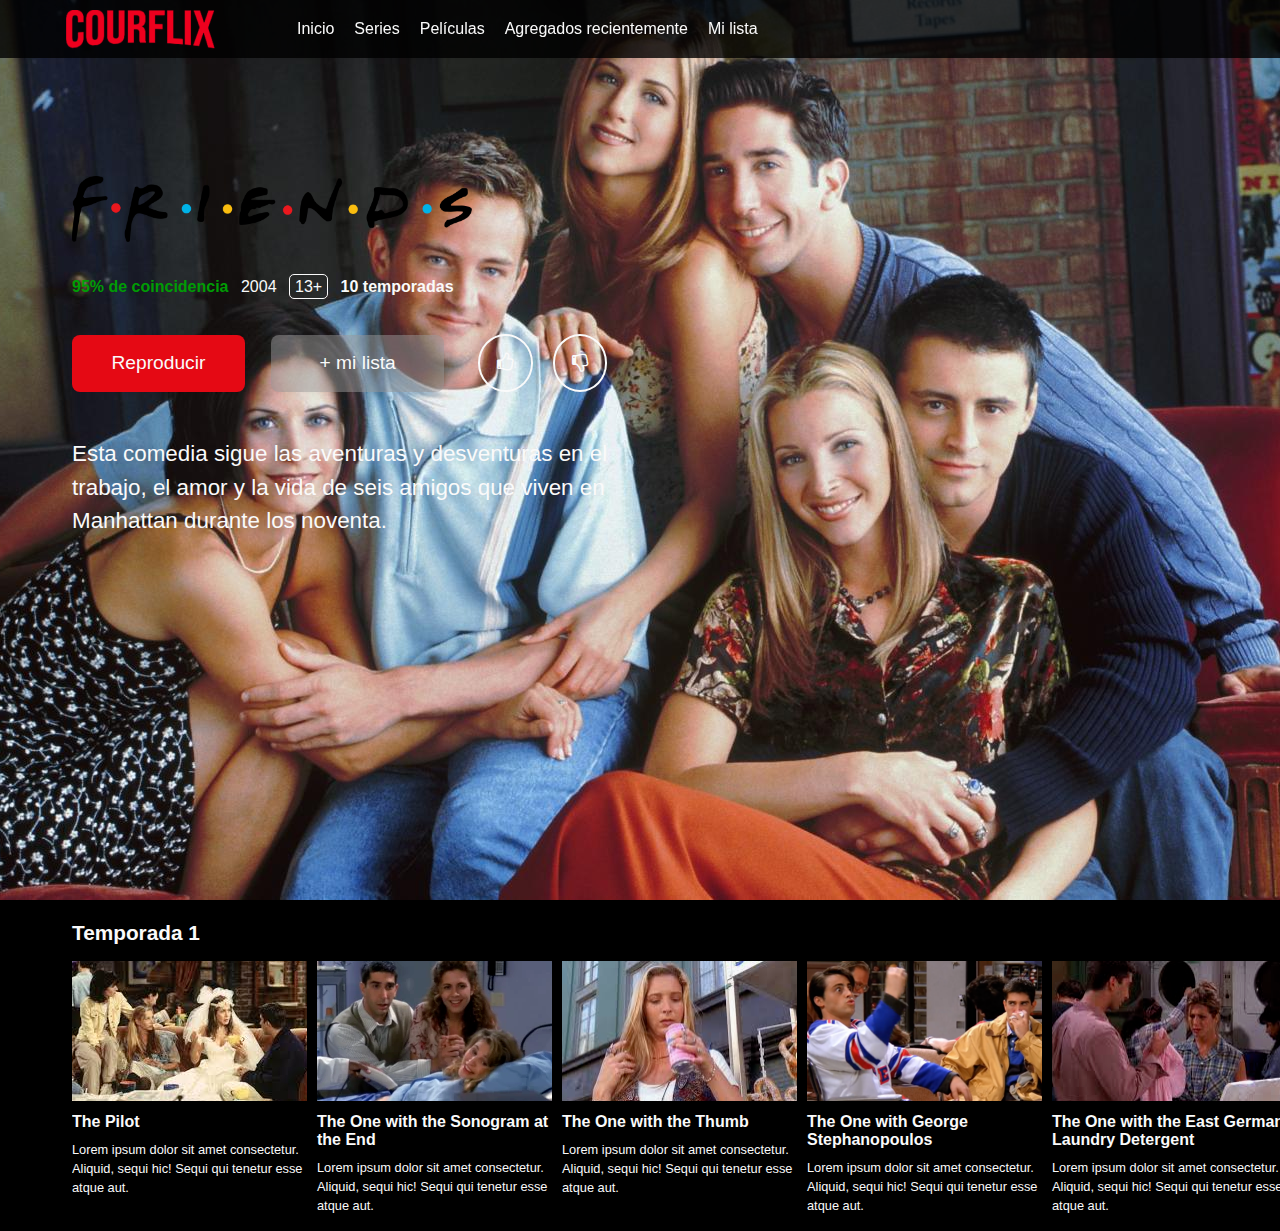
<file: detalle.html>
<!DOCTYPE html>
<html lang="en">
<head>
    <meta charset="UTF-8">
    <meta name="viewport" content="width=device-width, initial-scale=1.0">
    <title>Friends</title>
    <link rel="stylesheet" type="text/css" href="https://stackpath.bootstrapcdn.com/font-awesome/4.7.0/css/font-awesome.min.css" />
    <link rel="stylesheet" href="./styles/styles.css">
</head>
<body>
<div class="container">
    <header class="header">
        <div class="logo">
            <a href="index.html"> <img src="./assets/logo.png" alt="Courflix"></a>
        </div>
        <nav class="nav-bar">
            <ul class="nav-bar-list">
                <li>
                    <a class="nav-link" href="index.html">Inicio</a>
                </li>
                <li>
                    <a class="nav-link" href="#">Series</a>
                </li>
                <li>
                    <a class="nav-link" href="#">Películas</a>
                </li>
                <li>
                    <a class="nav-link" href="#">Agregados recientemente</a>
                </li>
                <li>
                    <a class="nav-link" href="#">Mi lista</a>
                </li>
            </ul>    
        </nav>
    </header>

    <section class="hero-friends">
        <div class="content-detalle">
            <img src="./assets/friends_logo.png" alt="friends" class="hero-logo-friends"></img>
            <div class="hero-serie">
            <span class="coincidencia"> 95% de coincidencia</span>
            <span class="year"> 2004</span>
            <span class="edad"> 13+</span>
            <span class="seassons"> 10 temporadas</span>
        </div>
            <a href="#" class="buttons-hero-red">Reproducir</a>
            <a href="#" class="buttons-hero-list">+ mi lista</a>
            <i class="fa fa-thumbs-o-up"></i>
            <i class="fa fa-thumbs-o-down"></i>
            <p class="hero-sinopsis">Esta comedia sigue las aventuras y desventuras en el trabajo, el amor y la vida de seis amigos que viven en Manhattan durante los noventa.</p>
            
        </div> 
     </section>

     <div class="detalle-wrapper">
        <h3 class="detalle-title">Temporada 1</h3>
        <div class="episodios-carrousel">
            <div class="episodio-container">
                <img src="./assets/cap1.png" alt="cap1" class="friends-img">
            <div class="content-text">
                <h3 class="episodio-title">The Pilot</h3>
                <p class="episodio-paragraph"> Lorem ipsum dolor sit amet consectetur. Aliquid, sequi hic! Sequi qui tenetur esse atque aut.</p>
            </div>
           </div>
           <div class="episodio-container">
            <img src="./assets/cap2.png" alt="cap2" class="friends-img">
            <div class="content-text">
                <h3 class="episodio-title">The One with the Sonogram at the End</h3>
                <p class="episodio-paragraph">Lorem ipsum dolor sit amet consectetur. Aliquid, sequi hic! Sequi qui tenetur esse atque aut. </p>
            </div>
        </div>
        <div class="episodio-container">
            <img src="./assets/cap3.png" alt="cap3" class="friends-img">
            <div class="content-text">
                <h3 class="episodio-title">The One with the Thumb</h3>
                <p class="episodio-paragraph">Lorem ipsum dolor sit amet consectetur. Aliquid, sequi hic! Sequi qui tenetur esse atque aut. </p>
            </div>
        </div>
        <div class="episodio-container">
            <img src="./assets/cap4.png" alt="cap4" class="friends-img">
            <div class="content-text">
                <h3 class="episodio-title">The One with George Stephanopoulos</h3>
                <p class="episodio-paragraph">Lorem ipsum dolor sit amet consectetur. Aliquid, sequi hic! Sequi qui tenetur esse atque aut.</p>
            </div>
        </div>
        <div class="episodio-container">
            <img src="./assets/cap5.png" alt="cap5" class="friends-img">
            <div class="content-text">
                <h3 class="episodio-title">The One with the East German Laundry Detergent</h3>
                <p class="episodio-paragraph">Lorem ipsum dolor sit amet consectetur. Aliquid, sequi hic! Sequi qui tenetur esse atque aut.</p>
            </div>
        </div>
        <div class="episodio-container">
            <img src="./assets/cap6.png" alt="cap6" class="friends-img">
            <div class="content-text">
                <h3 class="episodio-title">The One with the Butt</h3>
                <p class="episodio-paragraph">Lorem ipsum dolor sit amet consectetur. Aliquid, sequi hic! Sequi qui tenetur esse atque aut.</p>
            </div>
        </div>
        <div class="episodio-container">
            <img src="./assets/cap7.png" alt="cap7" class="friends-img">
            <div class="content-text">
                <h3 class="episodio-title">The One with the Blackout</h3>
                <p class="episodio-paragraph">Lorem ipsum dolor sit amet consectetur. Aliquid, sequi hic! Sequi qui tenetur esse atque aut.</p>
            </div>
        </div>
       </div>

</div>

</body>
</html>
</file>
<file: styles/styles.css>
* {
  box-sizing: border-box;
  font-family: "Open Sans", sans-serif;
  color: #fafafa;
  margin: 0;
}

.header {
  position: fixed;
  margin-top: 0;
  background: rgba(0, 0, 0, 0.801218);
  align-items: center;
  padding: 10px;
  width: 100%;
  z-index: 1000;
  display: flex;
}
.header .logo {
  margin-left: 3.5em;
  margin-right: 2em;
  height: 38px;
}
.header .nav-bar-list {
  list-style: none;
  display: flex;
}
.header .nav-bar-list .nav-link {
  text-decoration: none;
  display: inline-block;
  padding: 10px;
  color: #fafafa;
  height: 38px;
}
.header .nav-bar-list .nav-link:hover {
  background-color: rgba(0, 0, 0, 0.3);
}

.hero-friends {
  background-image: url(../assets/friends1.png);
  min-height: 100vh;
  background-position: top;
  background-size: cover;
  min-width: 100%;
}
.hero-friends .content-detalle {
  padding-top: 12em;
  padding-left: 4.5em;
  width: 100vw;
  max-width: 40em;
}
.hero-friends .content-detalle .hero-logo-friends {
  width: 25em;
  margin-top: -1em;
}
.hero-friends .content-detalle .hero-serie {
  margin-top: 2em;
}
.hero-friends .content-detalle .hero-serie .coincidencia {
  color: #009c04;
  font-weight: bolder;
  margin-right: 0.5em;
}
.hero-friends .content-detalle .hero-serie .year {
  margin-right: 0.5em;
}
.hero-friends .content-detalle .hero-serie .edad {
  border: 1px solid #fafafa;
  border-radius: 5px;
  padding: 3px;
  padding-right: 5px;
  padding-left: 5px;
  margin-right: 0.5em;
}
.hero-friends .content-detalle .hero-serie .seassons {
  font-weight: bolder;
}
.hero-friends .content-detalle .buttons-hero-red {
  background-color: #E50914;
  border-radius: 8px;
  margin-right: 22px;
  text-decoration: none;
  color: #fafafa;
  font-size: 1.2em;
  display: inline-flex;
  align-items: center;
  justify-content: center;
  height: 3em;
  width: 9em;
  font-weight: 300;
  margin-top: 2em;
}
.hero-friends .content-detalle .buttons-hero-list {
  background-color: rgba(154, 152, 152, 0.5);
  border-radius: 8px;
  margin-right: 22px;
  text-decoration: none;
  color: #fafafa;
  font-size: 1.2em;
  display: inline-flex;
  align-items: center;
  justify-content: center;
  height: 3em;
  width: 9em;
  font-weight: 300;
  margin-top: 2em;
}
.hero-friends .content-detalle .fa-thumbs-o-up {
  display: inline-flex;
  height: 3em;
  align-items: center;
  justify-content: center;
  padding: 0.9em;
  border: 2px solid #fafafa;
  border-radius: 50%;
  margin-right: 0.4em;
  margin-left: 0.4em;
  font-size: 1.2em;
}
.hero-friends .content-detalle .fa-thumbs-o-down {
  display: inline-flex;
  height: 3em;
  align-items: center;
  justify-content: center;
  padding: 0.9em;
  border: 2px solid #fafafa;
  border-radius: 50%;
  margin-left: 0.4em;
  font-size: 1.2em;
}
.hero-friends .content-detalle .hero-sinopsis {
  font-size: 1.4em;
  margin-top: 2em;
  line-height: 1.5em;
  font-weight: lighter;
}

.detalle-wrapper {
  background-color: #000000;
  padding-left: 4.5em;
  width: 100%;
}
.detalle-wrapper .detalle-title {
  font-size: 1.3em;
  padding-top: 0.5em;
  padding-bottom: 0.8em;
  padding-top: 1em;
}
.detalle-wrapper .episodios-carrousel {
  display: flex;
  overflow-x: auto;
  scroll-snap-type: x mandatory;
  padding-bottom: 1em;
}
.detalle-wrapper .episodios-carrousel::-webkit-scrollbar {
  width: 0;
}
.detalle-wrapper .episodios-carrousel .episodio-container {
  display: flex;
  flex-direction: column;
  margin-right: 10px;
  align-content: center;
}
.detalle-wrapper .episodios-carrousel .episodio-container .friends.img {
  margin-right: 10px;
  scroll-snap-align: center;
}
.detalle-wrapper .episodios-carrousel .episodio-container .content-text .episodio-title {
  font-size: 1em;
  margin-top: 0.7em;
}
.detalle-wrapper .episodios-carrousel .episodio-container .content-text .episodio-paragraph {
  margin-top: 0.7em;
  font-size: 0.8em;
  line-height: 1.5em;
}

* {
  box-sizing: border-box;
  font-family: "Open Sans", sans-serif;
  color: #fafafa;
  margin: 0;
}

.header {
  position: fixed;
  margin-top: 0;
  background: rgba(0, 0, 0, 0.801218);
  align-items: center;
  padding: 10px;
  width: 100%;
  z-index: 1000;
  display: flex;
}
.header .logo {
  margin-left: 3.5em;
  margin-right: 2em;
  height: 38px;
}
.header .nav-bar-list {
  list-style: none;
  display: flex;
}
.header .nav-bar-list .nav-link {
  text-decoration: none;
  display: inline-block;
  padding: 10px;
  color: #fafafa;
  height: 38px;
}
.header .nav-bar-list .nav-link:hover {
  background-color: rgba(0, 0, 0, 0.3);
}

.hero {
  background-image: url(../assets/portada.png);
  min-height: 100vh;
  background-position: top;
  background-size: cover;
  min-width: 100%;
}
.hero .content {
  padding-top: 12em;
  padding-left: 4.5em;
  width: 100vw;
  max-width: 40em;
}
.hero .content .hero-title {
  font-size: 1.4em;
  margin-bottom: 16px;
  font-weight: bold;
}
.hero .content .hero-subtitle {
  font-size: 6em;
  font-weight: bold;
  max-width: 600px;
  line-height: 0.95em;
}
.hero .content .buttons-hero {
  background-color: rgba(154, 152, 152, 0.5);
  border-radius: 8px;
  margin-right: 22px;
  text-decoration: none;
  color: #fafafa;
  font-size: 1.2em;
  display: inline-flex;
  align-items: center;
  justify-content: center;
  height: 3em;
  width: 9em;
  font-weight: 300;
}
.hero .content .hero-text {
  font-size: 1.3em;
  margin-top: 12px;
}
.hero .content .hero-paragraph {
  font-size: 1.3em;
  margin-top: 12px;
  line-height: 1.5em;
  font-weight: lighter;
}

.images-wrapper {
  background-color: #000000;
  padding-left: 4.5em;
  width: 100%;
}
.images-wrapper .series-title {
  font-size: 1.3em;
  padding-top: 0.5em;
  padding-bottom: 0.8em;
}
.images-wrapper .series-carrousel {
  display: flex;
  overflow-x: auto;
  scroll-snap-type: x mandatory;
}
.images-wrapper .series-carrousel::-webkit-scrollbar {
  width: 0;
}
.images-wrapper .series-carrousel .series-img {
  margin-right: 10px;
  scroll-snap-align: center;
}

.images-wrapper2 {
  background-color: #000000;
  padding-left: 4.5em;
  width: 100%;
}
.images-wrapper2 .continued-title {
  font-size: 1.3em;
  padding-top: 0.5em;
  padding-bottom: 0.8em;
}
.images-wrapper2 .continued-carrousel {
  display: flex;
  overflow-x: auto;
  scroll-snap-type: x mandatory;
  padding-bottom: 1em;
}
.images-wrapper2 .continued-carrousel::-webkit-scrollbar {
  width: 0;
}
.images-wrapper2 .continued-carrousel .continued {
  display: flex;
  flex-direction: column;
  justify-content: center;
  align-content: center;
}
.images-wrapper2 .continued-carrousel .continued .continued-img {
  margin-right: 10px;
  scroll-snap-align: center;
}
.images-wrapper2 .continued-carrousel .continued .progress-bar {
  margin: 0.6em 0;
  background-color: #858585;
  width: 221px;
  height: 7px;
}
.images-wrapper2 .continued-carrousel .continued .progress-bar .progress {
  height: 7px;
  background-color: #E50914;
}

.images-wrapper3 {
  background-color: #000000;
  padding-left: 4.5em;
  width: 100%;
}
.images-wrapper3 .added-carrousel {
  display: flex;
  overflow-x: auto;
  scroll-snap-type: x mandatory;
}
.images-wrapper3 .added-carrousel::-webkit-scrollbar {
  width: 0;
}
.images-wrapper3 .added-title {
  font-size: 1.3em;
  padding-top: 0.5em;
  padding-bottom: 0.8em;
}
.images-wrapper3 .added-img {
  margin-right: 10px;
  scroll-snap-align: center;
}

/*# sourceMappingURL=styles.css.map */
</file>
